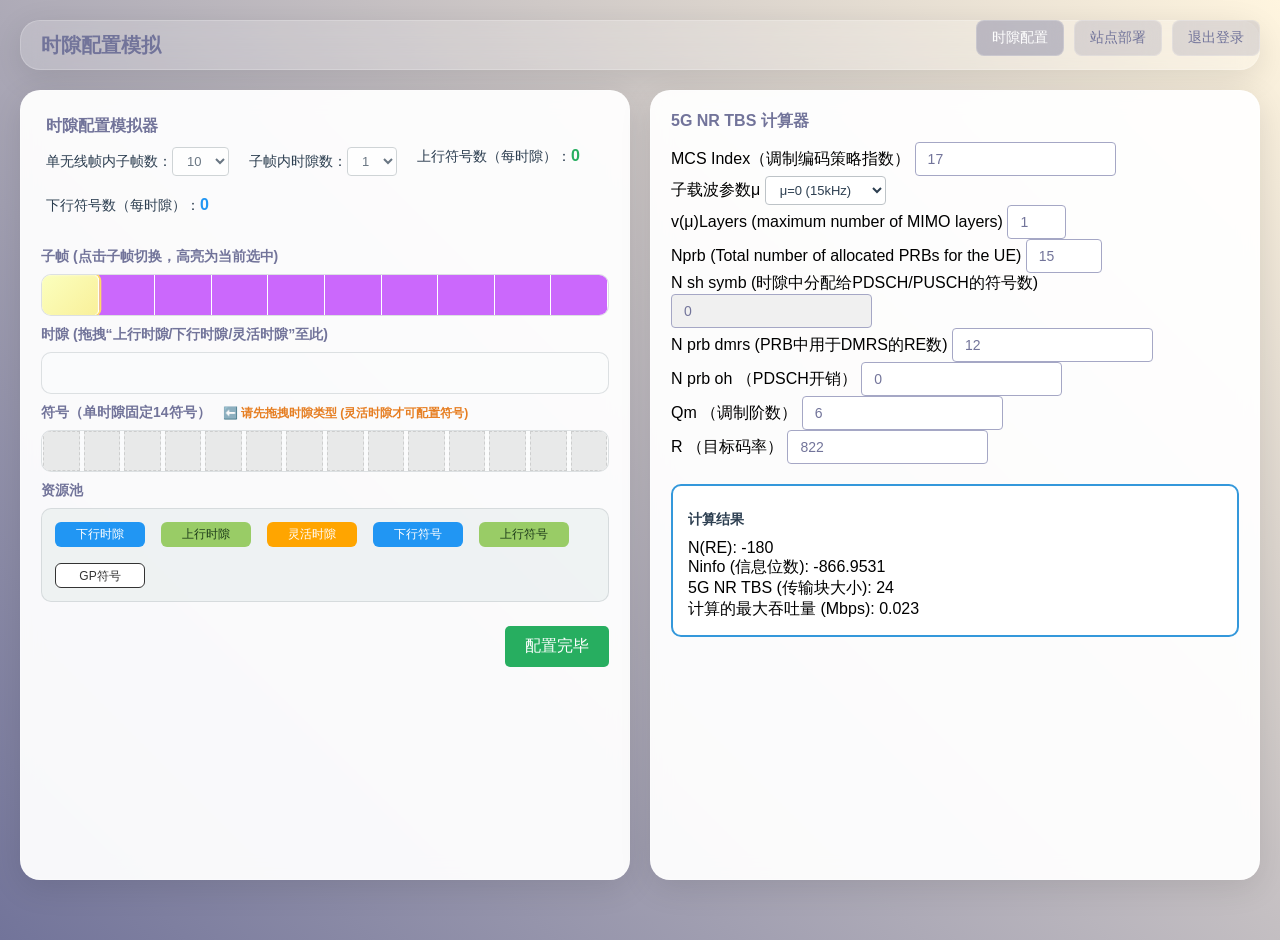
<file: index.html>
<!DOCTYPE html>
<html lang="zh">

<head>
    <meta charset="UTF-8">
    <title>时隙配置模拟 - 智能符号填充与子帧高亮</title>
    <link rel="stylesheet" href="styles/common.css">
    <style>
        /* 全局样式增强 */
        .container {
            display: grid;
            grid-template-columns: 1fr 1fr;
            grid-template-rows: 50px 1fr;
            gap: 20px;
            height: calc(100vh - 40px);
        }

        .title-card {
            grid-column: 1 / -1;
            background: rgba(255, 255, 255, 0.2);
            backdrop-filter: blur(10px);
            border: 1px solid rgba(255, 255, 255, 0.2);
            border-radius: 20px;
            padding: 0 20px;
            box-shadow: 0 8px 32px rgba(0, 0, 0, 0.1);
            color: rgb(255, 255, 255);
            display: flex;
            align-items: center;
        }

        .title-card h1 {
            margin: 0;
            font-size: 20px;
        }

        .main-content {
            background: rgba(255, 255, 255, 0.95);
            backdrop-filter: blur(10px);
            border: 1px solid rgba(255, 255, 255, 0.2);
            border-radius: 20px;
            padding: 20px;
            box-shadow: 0 8px 32px rgba(0, 0, 0, 0.1);
            overflow-y: auto;
        }

        .calculator {
            background: rgba(255, 255, 255, 0.95);
            backdrop-filter: blur(10px);
            border: 1px solid rgba(255, 255, 255, 0.2);
            border-radius: 20px;
            padding: 20px;
            box-shadow: 0 8px 32px rgba(0, 0, 0, 0.1);
        }

        .header {
            color: #2c3e50;
            padding: 5px;
            margin-bottom: 20px;
        }

        .header h2 {
            margin: 0 0 10px 0;
            font-size: 16px;
        }

        .main-content h3 {
            margin: 10px 0 5px 0;
            font-size: 14px;
        }

        .config-area label {
            color: #2c3e50;
            font-size: 14px;
        }

        .config-area {
            display: flex;
            gap: 20px;
            margin-bottom: 8px;
            flex-wrap: wrap;
        }

        select {
            background-color: white;
            border: 1px solid #bdc3c7;
            border-radius: 4px;
            padding: 5px 10px;
            color: #2c3e50;
            font-size: 13px;
        }

        .timeline {
            background: rgba(251, 252, 252, 0.8);
            border: 1px solid rgba(189, 195, 199, 0.5);
            height: 40px;
            margin: 8px 0;
            position: relative;
            display: flex;
            align-items: center;
            padding: 0;
            overflow: hidden;
            border-radius: 10px;
        }

        /* 子帧选中高亮样式 - 满足第二点需求 */
        .subframe-block {
            height: 100%;
            background-color: #cb68fc;
            border-right: 1px solid #fff;
            transition: all 0.2s ease;
            cursor: pointer;
            box-sizing: border-box;
        }

        .subframe-block.selected {
            background: linear-gradient(135deg, #fbffbe, #f9f09a);
            box-shadow: 0 0 0 2px #ffd966, inset 0 1px 2px rgba(255, 255, 255, 0.4);
            transform: scale(1.01);
            border-radius: 6px;
            position: relative;
            z-index: 2;
        }

        .subframe-block:hover {
            filter: brightness(0.95);
            border-left: 2px solid gold;
        }

        .resource-pool {
            background: rgba(236, 240, 241, 0.8);
            border: 1px solid rgba(189, 195, 199, 0.5);
            border-radius: 10px;
            padding: 10px;
            display: flex;
            gap: 10px;
            margin-top: 8px;
            flex-wrap: wrap;
        }

        .block {
            width: 90px;
            height: 25px;
            cursor: move;
            display: inline-block;
            margin: 3px;
            position: relative;
            box-sizing: border-box;
            font-size: 12px;
            line-height: 25px;
            text-align: center;
            border-radius: 6px;
            user-select: none;
        }

        .downlink-time {
            background-color: #2196F3;
            color: white;
        }

        .uplink-time {
            background-color: #99cc66;
            color: #1e3c1a;
        }

        .flexible-time {
            background-color: #ffa500;
            color: white;
        }

        .downlink-symbol {
            background-color: #2196F3;
            color: white;
        }

        .uplink-symbol {
            background-color: #99cc66;
            color: #1e3c1a;
        }

        .gp-symbol {
            background-color: #FFFFFF;
            border: 1px solid #333;
            color: #333;
        }

        .symbol-slot {
            flex: 1;
            height: 100%;
            margin: 0 1px;
            border: 1px dashed #bbb;
            background-color: #f9f9f9;
            display: flex;
            align-items: center;
            justify-content: center;
            position: relative;
            box-sizing: border-box;
            transition: background 0.1s;
        }

        .symbol-slot.drag-over {
            background-color: #e0f0ff;
        }

        .symbol-slot .block {
            width: 100%;
            height: 100%;
            margin: 0;
            display: flex;
            align-items: center;
            justify-content: center;
            cursor: default;
        }

        /* 禁用样式提示 */
        .symbol-slot.disabled-slot {
            background-color: #e2e2e2;
            cursor: not-allowed;
            opacity: 0.7;
        }

        .config-complete-button {
            padding: 10px 20px;
            background-color: #27ae60;
            color: white;
            border: none;
            border-radius: 5px;
            cursor: pointer;
            font-size: 16px;
            transition: background-color 0.3s;
        }

        .config-complete-button:hover {
            background-color: #2ecc71;
        }

        .calculator h2 {
            font-size: 16px;
            margin: 0 0 10px 0;
        }

        .result-panel {
            border: 2px solid #3498db;
            background-color: rgba(255, 255, 255, 0.9);
            border-radius: 10px;
            padding: 15px;
            margin-top: 20px;
        }

        .toast-message {
            position: fixed;
            top: 80px;
            left: 50%;
            transform: translateX(-50%);
            background: rgba(0, 0, 0, 0.8);
            color: #ffd966;
            padding: 10px 20px;
            border-radius: 30px;
            z-index: 2000;
            font-size: 14px;
            pointer-events: none;
        }
    </style>
</head>

<body>
    <div class="nav-buttons">
        <a href="index.html" class="nav-button active">时隙配置</a>
        <a href="deploy.html" class="nav-button">站点部署</a>
        <a href="login.html" class="nav-button">退出登录</a>
    </div>
    <div class="container">
        <div class="title-card">
            <h1>时隙配置模拟</h1>
            <span id="currentStationId" style="margin-left:30px;font-size:16px;color:#2c3e50;"></span>
        </div>

        <div class="main-content">
            <div class="header">
                <h2>时隙配置模拟器</h2>
                <div class="config-area">
                    <div><label>单无线帧内子帧数：</label><select id="subframeCount" disabled>
                            <option value="10" selected>10</option>
                        </select></div>
                    <div><label>子帧内时隙数：</label><select id="slotCount" disabled>
                            <option value="1" selected>1</option>
                        </select></div>
                    <div><label>上行符号数（每时隙）：</label><span id="uplinkSymbolsAuto"
                            style="font-weight:bold;color:#27ae60;">0</span></div>
                    <div><label>下行符号数（每时隙）：</label><span id="downlinkSymbolsAuto"
                            style="font-weight:bold;color:#2196F3;">0</span></div>
                </div>
            </div>

            <div>
                <h3>子帧 (点击子帧切换，高亮为当前选中)</h3>
                <div class="timeline" id="subframe-timeline"></div>

                <h3>时隙 (拖拽“上行时隙/下行时隙/灵活时隙”至此)</h3>
                <div class="timeline" id="slot-timeline" ondrop="dropSlot(event)" ondragover="allowDrop(event)"></div>

                <h3>符号（单时隙固定14符号）<span id="symbolStatusNote"
                        style="font-size:12px; color:#e67e22; margin-left:12px;"></span></h3>
                <div class="timeline" id="symbol-timeline" style="display:flex; gap:2px;"></div>
            </div>

            <h3>资源池</h3>
            <div class="resource-pool">
                <div class="block downlink-time" draggable="true" ondragstart="drag(event)" data-type="downlink-time">
                    下行时隙</div>
                <div class="block uplink-time" draggable="true" ondragstart="drag(event)" data-type="uplink-time">上行时隙
                </div>
                <div class="block flexible-time" draggable="true" ondragstart="drag(event)" data-type="flexible-time">
                    灵活时隙</div>
                <div class="block downlink-symbol" draggable="true" ondragstart="drag(event)"
                    data-type="downlink-symbol">下行符号</div>
                <div class="block uplink-symbol" draggable="true" ondragstart="drag(event)" data-type="uplink-symbol">
                    上行符号</div>
                <div class="block gp-symbol" draggable="true" ondragstart="drag(event)" data-type="gp-symbol">GP符号</div>
            </div>

            <div style="margin-top: 24px; text-align: right;">
                <button id="configCompleteButton" class="config-complete-button" onclick="saveAndReturn()">配置完毕</button>
            </div>
        </div>

        <div class="calculator">
            <h2 class="section-title">5G NR TBS 计算器</h2>

            <div class="input-section">
                <div class="input-group">
                    <label class="input-label">
                        MCS Index（调制编码策略指数）
                        <input type="number" class="input-field" value="17" id="mcs-number">
                    </label>
                </div>

                <div class="input-group">
                    <label class="input-label">
                        子载波参数μ
                        <select class="input-field" id="subcarrier-mu">
                            <option value="0">μ=0 (15kHz)</option>
                            <option value="1">μ=1 (30kHz)</option>
                            <option value="2">μ=2 (60kHz)</option>
                            <option value="3">μ=3 (120kHz)</option>
                            <option value="4">μ=4 (240kHz)</option>
                            <option value="5">μ=5 (480kHz)</option>
                        </select>
                    </label>
                </div>

                <div class="input-group">
                    <label class="input-label">
                        v(μ)Layers (maximum number of MIMO layers)
                        <input type="number" class="input-field" value="1" min="1" max="8" id="mimo-layers">
                    </label>
                </div>

                <div class="input-group">
                    <label class="input-label">
                        Nprb (Total number of allocated PRBs for the UE)
                        <input type="number" class="input-field" value="15" min="1" max="273" id="nprb">
                    </label>
                </div>

                <div class="input-group">
                    <label class="input-label">
                        N sh symb (时隙中分配给PDSCH/PUSCH的符号数)
                        <input type="number" class="input-field" id="scheduled-symbols" readonly
                            style="background:#f0f0f0;">
                    </label>
                </div>

                <div class="input-group">
                    <label class="input-label">
                        N prb dmrs (PRB中用于DMRS的RE数)
                        <input type="number" class="input-field" value="12" min="0" id="dmrs-per-prb">
                    </label>
                </div>

                <div class="input-group">
                    <label class="input-label">
                        N prb oh （PDSCH开销）
                        <input type="number" class="input-field" value="0" min="0" id="overhead">
                    </label>
                </div>

                <div class="input-group">
                    <label class="input-label">
                        Qm （调制阶数）
                        <input type="number" class="input-field" value="6" id="modulation-order">
                    </label>
                </div>

                <div class="input-group">
                    <label class="input-label">
                        R （目标码率）
                        <input type="number" class="input-field" value="438" id="code-rate">
                    </label>
                </div>
                <div class="result-panel"
                    style="border: 2px solid #3498db; background-color: rgba(255, 255, 255, 0.9); border-radius: 10px; padding: 15px; margin-top: 20px;">
                    <h3 style="color: #2c3e50; margin-bottom: 10px;">计算结果</h3>
                    <div class="result-item">
                        N(RE): <span class="result-value" id="nre-result">0</span>
                    </div>
                    <div class="result-item">
                        Ninfo (信息位数): <span class="result-value" id="ninfo-result">0</span>
                    </div>
                    <div class="result-item">
                        5G NR TBS (传输块大小): <span class="result-value" id="tbs-result">0</span>
                    </div>
                    <div class="result-item">
                        计算的最大吞吐量 (Mbps): <span class="result-value" id="throughput-result">0</span>
                    </div>
                </div>
            </div>
        </div>
    </div>

    <script>
        // ---------- 全局数据结构 ----------
        let subframeConfigs = Array(10).fill(null).map(() => ({ slotType: '', symbolConfig: Array(14).fill('') }));
        let currentSubframeIndex = 0;

        // DOM 元素
        const subframeTimeline = document.getElementById('subframe-timeline');
        const slotTimeline = document.getElementById('slot-timeline');
        const symbolTimeline = document.getElementById('symbol-timeline');
        const uplinkSymbolSpan = document.getElementById('uplinkSymbolsAuto');
        const downlinkSymbolSpan = document.getElementById('downlinkSymbolsAuto');
        const symbolStatusNote = document.getElementById('symbolStatusNote');

        // ---------- 辅助函数 ----------
        function allowDrop(e) { e.preventDefault(); }
        function drag(e) { e.dataTransfer.setData("text", e.target.getAttribute('data-type')); }
        function showMessage(msg, isError = false) {
            let div = document.getElementById('dynamicToast');
            if (!div) { div = document.createElement('div'); div.id = 'dynamicToast'; div.className = 'toast-message'; document.body.appendChild(div); }
            div.textContent = msg;
            div.style.backgroundColor = isError ? '#c0392b' : '#2c3e50';
            div.style.opacity = '1';
            setTimeout(() => div.style.opacity = '0', 2200);
        }

        // 获取当前时隙类型 (从时隙时间轴)
        function getCurrentSlotType() {
            const slotBlock = slotTimeline.querySelector('.block');
            if (!slotBlock) return '';
            if (slotBlock.classList.contains('downlink-time')) return 'downlink-time';
            if (slotBlock.classList.contains('uplink-time')) return 'uplink-time';
            if (slotBlock.classList.contains('flexible-time')) return 'flexible-time';
            return '';
        }

        // 更新符号计数 & TBS联动
        function updateSymbolCount() {
            const slots = document.querySelectorAll('#symbol-timeline .symbol-slot');
            let uplink = 0, downlink = 0;
            slots.forEach(slot => {
                const block = slot.querySelector('.block');
                if (block) {
                    if (block.classList.contains('uplink-symbol')) uplink++;
                    if (block.classList.contains('downlink-symbol')) downlink++;
                }
            });
            uplinkSymbolSpan.textContent = uplink;
            downlinkSymbolSpan.textContent = downlink;
            const scheduledInput = document.getElementById('scheduled-symbols');
            if (scheduledInput) { scheduledInput.value = uplink + downlink; updateResults(); }
        }

        // 从DOM读取当前符号配置 (返回长度为14的数组)
        function getCurrentSymbolConfigFromDOM() {
            const slots = document.querySelectorAll('#symbol-timeline .symbol-slot');
            const config = [];
            slots.forEach(slot => {
                const block = slot.querySelector('.block');
                if (!block) config.push('');
                else if (block.classList.contains('downlink-symbol')) config.push('downlink-symbol');
                else if (block.classList.contains('uplink-symbol')) config.push('uplink-symbol');
                else if (block.classList.contains('gp-symbol')) config.push('gp-symbol');
                else config.push('');
            });
            return config;
        }

        // 保存当前子帧配置 (智能处理上下行强制全符号)
        function saveCurrentSubframeConfig() {
            const slotType = getCurrentSlotType();
            let symbolConfig = [];
            if (slotType === 'downlink-time') {
                symbolConfig = Array(14).fill('downlink-symbol');
            } else if (slotType === 'uplink-time') {
                symbolConfig = Array(14).fill('uplink-symbol');
            } else if (slotType === 'flexible-time') {
                symbolConfig = getCurrentSymbolConfigFromDOM();
            } else {
                symbolConfig = Array(14).fill('');
            }
            subframeConfigs[currentSubframeIndex] = { slotType, symbolConfig };
        }

        // 重建符号时间轴 (完全根据配置和可编辑性构建)
        function rebuildSymbolTimeline(symbolConfigArray, editable) {
            symbolTimeline.innerHTML = '';
            for (let i = 0; i < 14; i++) {
                const slotDiv = document.createElement('div');
                slotDiv.className = 'symbol-slot';
                if (!editable) slotDiv.classList.add('disabled-slot');
                slotDiv.setAttribute('data-index', i);
                // 拖拽放置事件: 仅当 editable 且 当前时隙为灵活时隙时允许 (在drop中二次检查)
                slotDiv.addEventListener('dragover', allowDrop);
                slotDiv.addEventListener('drop', (e) => {
                    e.preventDefault();
                    const currentSlotTypeGlobal = getCurrentSlotType();
                    if (!editable || currentSlotTypeGlobal !== 'flexible-time') {
                        showMessage('当前时隙非灵活时隙，无法配置符号！只有灵活时隙允许调整符号', true);
                        return;
                    }
                    const data = e.dataTransfer.getData("text");
                    if (!['downlink-symbol', 'uplink-symbol', 'gp-symbol'].includes(data)) return;
                    // 清空当前槽位并放置新符号
                    slotDiv.innerHTML = '';
                    const symbolDiv = createSymbolBlock(data);
                    slotDiv.appendChild(symbolDiv);
                    // 更新配置存储
                    const newConfig = getCurrentSymbolConfigFromDOM();
                    subframeConfigs[currentSubframeIndex].symbolConfig = newConfig;
                    updateSymbolCount();
                });
                // 根据配置填充内容
                const symbolType = symbolConfigArray[i];
                if (symbolType) {
                    const symbolDiv = createSymbolBlock(symbolType, editable);
                    slotDiv.appendChild(symbolDiv);
                }
                symbolTimeline.appendChild(slotDiv);
            }
            updateSymbolCount();
        }

        // 创建符号块 (右键删除仅当可编辑+灵活时隙)
        function createSymbolBlock(type, isEditableContext = true) {
            const div = document.createElement('div');
            div.className = `block ${type}`;
            if (type === 'downlink-symbol') div.textContent = '下行';
            else if (type === 'uplink-symbol') div.textContent = '上行';
            else if (type === 'gp-symbol') div.textContent = 'GP';
            div.addEventListener('contextmenu', (e) => {
                e.preventDefault();
                const parentSlot = div.parentElement;
                const currentSlotType = getCurrentSlotType();
                if (currentSlotType !== 'flexible-time') {
                    showMessage('非灵活时隙，符号不可删除/修改', true);
                    return;
                }
                if (parentSlot && parentSlot.classList.contains('symbol-slot') && confirm('删除该符号配置？')) {
                    parentSlot.innerHTML = '';
                    const newCfg = getCurrentSymbolConfigFromDOM();
                    subframeConfigs[currentSubframeIndex].symbolConfig = newCfg;
                    updateSymbolCount();
                }
            });
            return div;
        }

        // 加载子帧配置 (完全根据slotType重建UI)
        function loadSubframeConfig(index) {
            const cfg = subframeConfigs[index];
            const slotType = cfg.slotType;
            // 1. 重建时隙区域
            slotTimeline.innerHTML = '';
            if (slotType) {
                const slotBlock = document.createElement('div');
                slotBlock.className = `block ${slotType}`;
                slotBlock.style.width = '100%';
                if (slotType === 'downlink-time') slotBlock.textContent = '下行';
                else if (slotType === 'uplink-time') slotBlock.textContent = '上行';
                else if (slotType === 'flexible-time') slotBlock.textContent = '灵活';
                slotBlock.addEventListener('contextmenu', (e) => {
                    e.preventDefault();
                    if (confirm('删除时隙配置？删除后符号将清空并不可编辑')) {
                        slotTimeline.innerHTML = '';
                        subframeConfigs[currentSubframeIndex] = { slotType: '', symbolConfig: Array(14).fill('') };
                        loadSubframeConfig(currentSubframeIndex);
                    }
                });
                slotTimeline.appendChild(slotBlock);
            }
            // 2. 根据时隙类型决定符号轴构建模式
            let editableFlag = (slotType === 'flexible-time');
            let symbolArray = [];
            if (slotType === 'downlink-time') {
                symbolArray = Array(14).fill('downlink-symbol');
                symbolStatusNote.innerText = '🔒 当前子帧为【下行时隙】, 符号固定全下行，不可编辑';
            } else if (slotType === 'uplink-time') {
                symbolArray = Array(14).fill('uplink-symbol');
                symbolStatusNote.innerText = '🔒 当前子帧为【上行时隙】, 符号固定全上行，不可编辑';
            } else if (slotType === 'flexible-time') {
                symbolArray = cfg.symbolConfig && cfg.symbolConfig.length === 14 ? cfg.symbolConfig : Array(14).fill('');
                symbolStatusNote.innerText = '✏️ 灵活时隙，可拖拽符号自由配置 (右键删除符号)';
            } else {
                symbolArray = Array(14).fill('');
                symbolStatusNote.innerText = '⬅️ 请先拖拽时隙类型 (灵活时隙才可配置符号)';
                editableFlag = false;
            }
            rebuildSymbolTimeline(symbolArray, editableFlag);
        }

        // 保存当前再加载新子帧 (切换时调用)
        function selectSubframe(index) {
            if (currentSubframeIndex === index && subframeTimeline.querySelector('.subframe-block.selected')) return;
            saveCurrentSubframeConfig();         // 保存旧子帧配置
            currentSubframeIndex = index;
            // 更新子帧高亮样式
            const allSubBlocks = document.querySelectorAll('#subframe-timeline .subframe-block');
            allSubBlocks.forEach((block, idx) => {
                if (idx === index) block.classList.add('selected');
                else block.classList.remove('selected');
            });
            loadSubframeConfig(index);
        }

        // 初始化子帧时间轴
        function updateTimelines() {
            const subframeCount = 10;
            subframeTimeline.innerHTML = '';
            for (let i = 0; i < subframeCount; i++) {
                const block = document.createElement('div');
                block.className = 'subframe-block';
                block.style.width = `${100 / subframeCount}%`;
                block.style.height = '100%';
                block.style.float = 'left';
                block.setAttribute('data-subframe-index', i);
                block.addEventListener('click', (function (idx) { return function () { selectSubframe(idx); }; })(i));
                subframeTimeline.appendChild(block);
            }
            // 加载第0个子帧
            selectSubframe(0);
        }

        // 拖拽时隙到 slot-timeline 核心（智能填充或置空符号）
        window.dropSlot = function (ev) {
            ev.preventDefault();
            const data = ev.dataTransfer.getData("text");
            const targetTimeline = ev.target.closest('.timeline');
            if (!targetTimeline || targetTimeline.id !== 'slot-timeline') return;
            const allowedSlotTypes = ['downlink-time', 'uplink-time', 'flexible-time'];
            if (!allowedSlotTypes.includes(data)) {
                showMessage('请拖拽“下行时隙/上行时隙/灵活时隙”至时隙区域', true);
                return;
            }
            // 保存当前配置
            saveCurrentSubframeConfig();
            const newSlotType = data;
            // 更新当前子帧的时隙类型
            subframeConfigs[currentSubframeIndex].slotType = newSlotType;
            // 如果是下行/上行时隙：自动填充全符号配置
            if (newSlotType === 'downlink-time') {
                subframeConfigs[currentSubframeIndex].symbolConfig = Array(14).fill('downlink-symbol');
                showMessage('下行时隙已部署，符号时间轴自动填充全下行符号（不可修改）');
            } else if (newSlotType === 'uplink-time') {
                subframeConfigs[currentSubframeIndex].symbolConfig = Array(14).fill('uplink-symbol');
                showMessage('上行时隙已部署，符号时间轴自动填充全上行符号（不可修改）');
            } else if (newSlotType === 'flexible-time') {
                // 灵活时隙: 保留原有符号配置（若无则全部清空待配置）
                const existingCfg = subframeConfigs[currentSubframeIndex].symbolConfig;
                if (!existingCfg || existingCfg.every(s => s === '')) {
                    subframeConfigs[currentSubframeIndex].symbolConfig = Array(14).fill('');
                }
                showMessage('灵活时隙已部署，可自由拖拽符号进行配置');
            }
            // 重新加载当前子帧刷新UI
            loadSubframeConfig(currentSubframeIndex);
        };

        // ------------- TBS计算逻辑 -------------
        function updateResults() {
            const mcsIndex = parseInt(document.getElementById('mcs-number').value);
            const subcarrierMu = parseInt(document.getElementById('subcarrier-mu').value);
            const nprb = parseInt(document.getElementById('nprb').value);
            const scheduledSymbols = parseInt(document.getElementById('scheduled-symbols').value) || 0;
            const dmrsPerPrb = parseInt(document.getElementById('dmrs-per-prb').value);
            const overhead = parseInt(document.getElementById('overhead').value);
            const mimolayers = parseInt(document.getElementById('mimo-layers').value);
            const mcsTable = [{ Qm: 2, R: 120 }, { Qm: 2, R: 193 }, { Qm: 2, R: 308 }, { Qm: 2, R: 449 }, { Qm: 2, R: 602 }, { Qm: 2, R: 378 }, { Qm: 2, R: 490 }, { Qm: 2, R: 616 }, { Qm: 2, R: 466 }, { Qm: 2, R: 567 }, { Qm: 4, R: 438 }, { Qm: 4, R: 466 }, { Qm: 4, R: 567 }, { Qm: 4, R: 616 }, { Qm: 6, R: 666 }, { Qm: 6, R: 719 }, { Qm: 6, R: 772 }, { Qm: 6, R: 822 }, { Qm: 6, R: 873 }, { Qm: 6, R: 910 }, { Qm: 8, R: 948 }];
            let Qm = 6, R = 438;
            if (mcsIndex >= 0 && mcsIndex < mcsTable.length) { Qm = mcsTable[mcsIndex].Qm; R = mcsTable[mcsIndex].R; }
            document.getElementById('modulation-order').value = Qm;
            document.getElementById('code-rate').value = R;
            const nRE1 = scheduledSymbols * 12 - overhead - dmrsPerPrb;
            const nRE = Math.min(156, nRE1) * nprb;
            document.getElementById('nre-result').textContent = nRE;
            const ninfo = nRE * (R / 1024) * Qm;
            document.getElementById('ninfo-result').textContent = ninfo.toFixed(4);
            let tbs;
            if (ninfo <= 3824) {
                const n = Math.max(3, Math.floor(Math.log2(ninfo) - 6));
                const ninfo1 = Math.max(24, Math.pow(2, n) * Math.floor(ninfo / Math.pow(2, n)));
                const tbs_table = [24, 32, 40, 48, 56, 64, 72, 80, 88, 96, 104, 112, 120, 128, 136, 144, 152, 160, 168, 176, 184, 192, 208, 240, 256, 272, 280, 304, 320, 336, 352, 368, 384, 408, 432, 456, 480, 504, 528, 552, 576, 608, 640, 672, 704, 736, 768, 808, 848, 928, 984, 1032, 1064, 1128, 1160, 1192, 1224, 1256, 1288, 1320, 1352, 1416, 1480, 1544, 1608, 1672, 1736, 1800, 1864, 1928, 2024, 2088, 2152, 2216, 2280, 2408, 2472, 2536, 2600, 2664, 2728, 2792, 2856, 2976, 3104, 3240, 3368, 3496, 3624, 3752, 3824];
                tbs = 24;
                for (let val of tbs_table) { if (ninfo1 >= val) tbs = val; else break; }
            } else {
                const n = Math.floor(Math.log2(ninfo - 24)) - 5;
                const ninfo1 = Math.max(3824, Math.pow(2, n) * Math.round((ninfo - 24) / Math.pow(2, n)));
                if (R <= 256) { const C = Math.floor((ninfo + 24) / 3816); tbs = 8 * C * Math.ceil((ninfo + 24) / (8 * C)); }
                else { if (ninfo > 8424) { const C = Math.floor((ninfo + 24) / 8424); tbs = 8 * C * Math.ceil((ninfo + 24) / (8 * C)); } else { tbs = 8 * Math.ceil((ninfo + 24) / 8) - 24; } }
            }
            document.getElementById('tbs-result').textContent = tbs;
            const throughput = mimolayers * Math.pow(2, subcarrierMu) * tbs * 1000 / 1024 / 1024;
            document.getElementById('throughput-result').textContent = throughput.toFixed(3);
        }

        // 保存整体配置到localStorage
        function saveAndReturn() {
            saveCurrentSubframeConfig();
            const selectedStationId = localStorage.getItem('selectedStationId');
            if (!selectedStationId) { alert('未找到选中的基站！'); return; }
            const uplinkSymbols = parseInt(uplinkSymbolSpan.textContent);
            const downlinkSymbols = parseInt(downlinkSymbolSpan.textContent);
            const subframeCount = 10;
            const slotCount = 1;
            // 收集所有子帧的时隙配置 (简化只存储每个子帧的类型)
            const slotConfigPerSubframe = subframeConfigs.map(cfg => {
                if (cfg.slotType === 'downlink-time') return 'downlink';
                if (cfg.slotType === 'uplink-time') return 'uplink';
                if (cfg.slotType === 'flexible-time') return 'flexible';
                return '';
            });
            const symbolConfigPerSubframe = subframeConfigs.map(cfg => cfg.symbolConfig);
            try {
                let stationsConfig = JSON.parse(localStorage.getItem('stationsConfig') || '[]');
                const stationIndex = stationsConfig.findIndex(s => s.id === selectedStationId);
                // 合并原有基站的所有字段，避免丢失 position/antennaConfig 等
                let oldStation = stationIndex !== -1 ? stationsConfig[stationIndex] : {};
                // 如果 position 字段缺失，尝试补全
                if (!oldStation.position) {
                    // 尝试从 localStorage 其他基站数据中查找
                    const backup = stationsConfig.find(s => s.id === selectedStationId && s.position);
                    if (backup && backup.position) {
                        oldStation.position = backup.position;
                    }
                }
                // 如果还没有 position，给个默认值，防止渲染报错
                if (!oldStation.position) {
                    oldStation.position = { x: 0, y: 0 };
                }
                const newStationData = {
                    ...oldStation,
                    id: selectedStationId,
                    symbolRatio: { uplink: uplinkSymbols, downlink: downlinkSymbols },
                    subframeCount, slotCount,
                    slotConfig: slotConfigPerSubframe,
                    symbolConfig: symbolConfigPerSubframe,
                    lastUpdated: new Date().toISOString()
                };
                if (stationIndex !== -1) stationsConfig[stationIndex] = newStationData;
                else stationsConfig.push(newStationData);
                localStorage.setItem('stationsConfig', JSON.stringify(stationsConfig));
                showMessage('配置已保存，即将跳转部署页面');
                setTimeout(() => window.location.replace('./deploy.html'), 500);
            } catch (e) { alert('保存失败'); }
        }

        // 监听输入框的变化
        function bindCalcEvents() {
            document.querySelectorAll('.input-field, select, #scheduled-symbols').forEach(el => {
                if (el.id !== 'scheduled-symbols') el.addEventListener('input', updateResults);
                else el.addEventListener('change', updateResults);
            });
        }

        /**
         * deploy.html 中隐藏 iframe 调用：根据 requestKey 读取计算请求，用当前 TBS 公式算出可达速率并写回 calculationResult。
         * 请求格式见 deploy.html：{ requestId, status, symbolCount, sinr }
         */
        function fulfillThroughputCalculationRequest(requestKey) {
            try {
                const raw = localStorage.getItem(requestKey);
                if (!raw) {
                    localStorage.setItem('calculationResult', JSON.stringify({ status: 'error', message: '缺少计算请求数据' }));
                    return;
                }
                const req = JSON.parse(raw);
                if (!req.requestId) {
                    localStorage.setItem('calculationResult', JSON.stringify({ status: 'error', message: '缺少 requestId' }));
                    return;
                }
                const sym = Math.max(0, parseInt(req.symbolCount, 10) || 0);
                const sched = document.getElementById('scheduled-symbols');
                if (sched) sched.value = String(sym);
                updateResults();
                const tp = parseFloat(document.getElementById('throughput-result').textContent);
                localStorage.setItem('calculationResult', JSON.stringify({
                    requestId: req.requestId,
                    status: 'completed',
                    achievableRate: Number.isFinite(tp) ? tp : 0
                }));
            } catch (e) {
                localStorage.setItem('calculationResult', JSON.stringify({ status: 'error', message: String(e && e.message ? e.message : e) }));
            }
        }

        // 页面启动
        document.addEventListener('DOMContentLoaded', () => {
            const params = new URLSearchParams(window.location.search);
            if (params.get('mode') === 'calculate' && params.get('requestKey')) {
                fulfillThroughputCalculationRequest(params.get('requestKey'));
                return;
            }

            updateTimelines();
            bindCalcEvents();
            updateResults();
            const stationId = localStorage.getItem('selectedStationId');
            if (stationId) document.getElementById('currentStationId').innerText = '当前配置基站ID：' + stationId;
           
            const savedConfigRaw = localStorage.getItem('stationsConfig');
            if (savedConfigRaw && stationId) {
                const all = JSON.parse(savedConfigRaw);
                const myConf = all.find(s => s.id === stationId);
                if (myConf && myConf.slotConfig && myConf.slotConfig.length === 10) {
                    for (let i = 0; i < 10; i++) {
                        let slotTypeMap = '';
                        if (myConf.slotConfig[i] === 'downlink') slotTypeMap = 'downlink-time';
                        else if (myConf.slotConfig[i] === 'uplink') slotTypeMap = 'uplink-time';
                        else if (myConf.slotConfig[i] === 'flexible') slotTypeMap = 'flexible-time';
                        let symCfg = (myConf.symbolConfig && myConf.symbolConfig[i]) ? myConf.symbolConfig[i] : Array(14).fill('');
                        subframeConfigs[i] = { slotType: slotTypeMap, symbolConfig: symCfg };
                    }
                    selectSubframe(currentSubframeIndex);
                }
            }
        });
    </script>
</body>

</html>
</file>
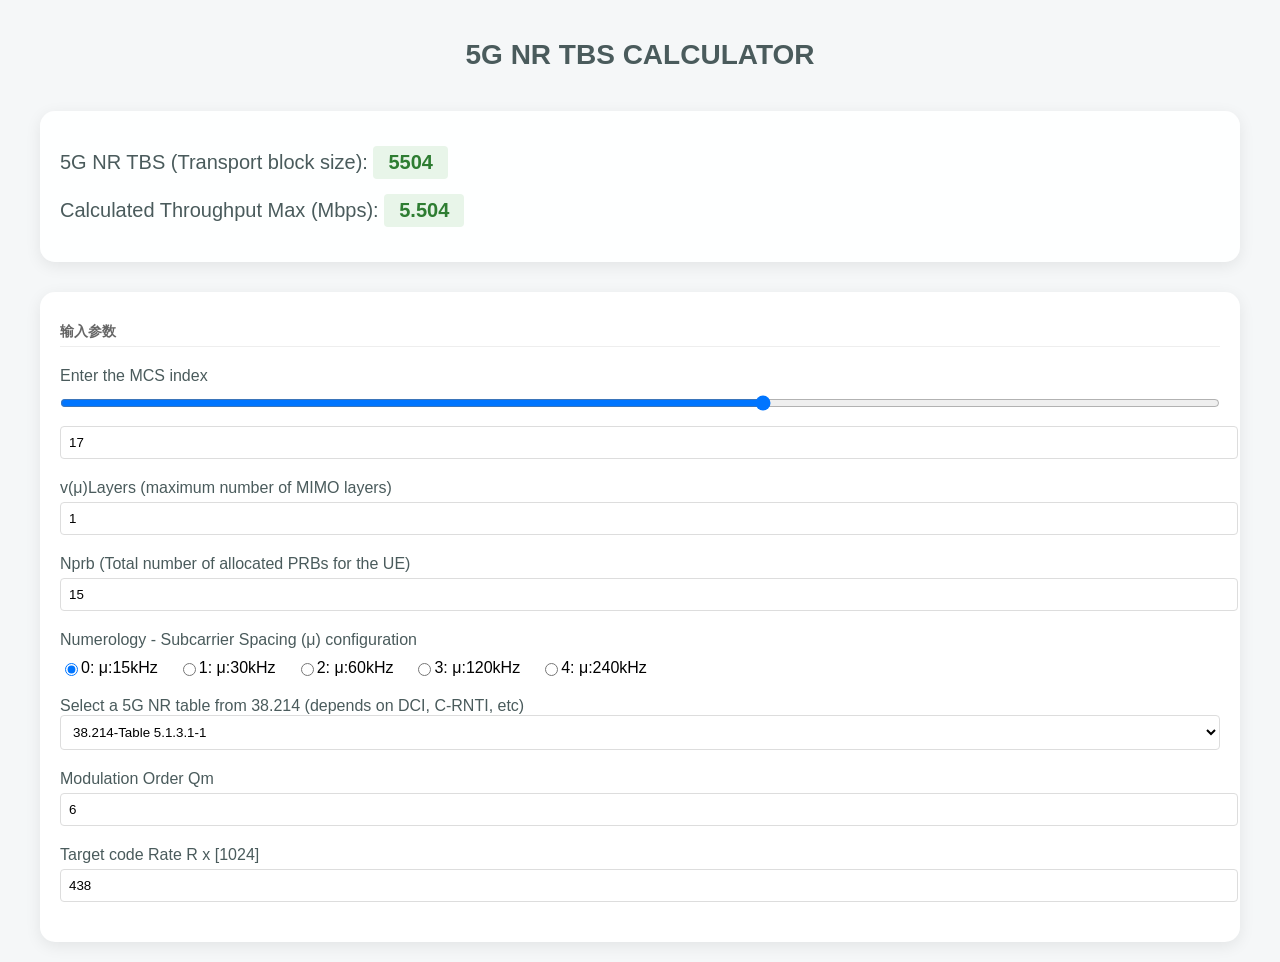
<file: calculator.html>
<!DOCTYPE html>
<html lang="zh">
<head>
    <meta charset="UTF-8">
    <title>5G NR TBS 计算器</title>
    <style>
        body {
            font-family: Arial, sans-serif;
            max-width: 1200px;
            margin: 0 auto;
            padding: 20px;
            background: #f5f7f8;
        }

        .title {
            text-align: center;
            color: #4A5B5C;
            font-size: 28px;
            margin-bottom: 40px;
        }

        .result-panel {
            background: rgba(255, 255, 255, 0.95);
            border-radius: 15px;
            padding: 20px;
            margin-bottom: 30px;
            box-shadow: 0 4px 16px rgba(0, 0, 0, 0.08);
        }

        .result-item {
            font-size: 20px;
            color: #4A5B5C;
            margin: 15px 0;
        }

        .result-value {
            display: inline-block;
            background: #e8f5e9;
            padding: 5px 15px;
            border-radius: 4px;
            color: #2e7d32;
            font-weight: bold;
        }

        .input-section {
            background: white;
            border-radius: 15px;
            padding: 20px;
            margin-top: 20px;
            box-shadow: 0 4px 16px rgba(0, 0, 0, 0.08);
        }

        .input-group {
            margin: 20px 0;
        }

        .input-label {
            display: block;
            margin-bottom: 10px;
            color: #4A5B5C;
        }

        .input-field {
            width: 100%;
            padding: 8px;
            border: 1px solid #ddd;
            border-radius: 4px;
            margin-top: 5px;
        }

        .radio-group {
            display: flex;
            gap: 20px;
            margin-top: 10px;
        }

        .radio-option {
            display: flex;
            align-items: center;
        }

        input[type="range"] {
            width: 100%;
            margin: 10px 0;
        }

        select {
            width: 100%;
            padding: 8px;
            border: 1px solid #ddd;
            border-radius: 4px;
            background: white;
        }

        .section-title {
            color: #666;
            font-size: 14px;
            text-transform: uppercase;
            margin-bottom: 20px;
            border-bottom: 1px solid #eee;
            padding-bottom: 5px;
        }
    </style>
</head>
<body>
    <h1 class="title">5G NR TBS CALCULATOR</h1>

    <div class="result-panel">
        <div class="result-item">
            5G NR TBS (Transport block size): <span class="result-value" id="tbs-result">5504</span>
        </div>
        <div class="result-item">
            Calculated Throughput Max (Mbps): <span class="result-value" id="throughput-result">5.504</span>
        </div>
    </div>

    <div class="input-section">
        <h2 class="section-title">输入参数</h2>
        
        <div class="input-group">
            <label class="input-label">
                Enter the MCS index
                <input type="range" min="0" max="28" value="17" id="mcs-index">
                <input type="number" class="input-field" value="17" id="mcs-number">
            </label>
        </div>

        <div class="input-group">
            <label class="input-label">
                v(μ)Layers (maximum number of MIMO layers)
                <input type="number" class="input-field" value="1" min="1" max="8" id="mimo-layers">
            </label>
        </div>

        <div class="input-group">
            <label class="input-label">
                Nprb (Total number of allocated PRBs for the UE)
                <input type="number" class="input-field" value="15" min="1" max="273" id="nprb">
            </label>
        </div>

        <div class="input-group">
            <label class="input-label">Numerology - Subcarrier Spacing (μ) configuration</label>
            <div class="radio-group">
                <label class="radio-option">
                    <input type="radio" name="subcarrier" value="0" checked> 0: μ:15kHz
                </label>
                <label class="radio-option">
                    <input type="radio" name="subcarrier" value="1"> 1: μ:30kHz
                </label>
                <label class="radio-option">
                    <input type="radio" name="subcarrier" value="2"> 2: μ:60kHz
                </label>
                <label class="radio-option">
                    <input type="radio" name="subcarrier" value="3"> 3: μ:120kHz
                </label>
                <label class="radio-option">
                    <input type="radio" name="subcarrier" value="4"> 4: μ:240kHz
                </label>
            </div>
        </div>

        <div class="input-group">
            <label class="input-label">
                Select a 5G NR table from 38.214 (depends on DCI, C-RNTI, etc)
                <select id="nr-table">
                    <option value="5.1.3.1-1">38.214-Table 5.1.3.1-1</option>
                </select>
            </label>
        </div>

        <div class="input-group">
            <label class="input-label">
                Modulation Order Qm
                <input type="number" class="input-field" value="6" id="modulation-order" readonly>
            </label>
        </div>

        <div class="input-group">
            <label class="input-label">
                Target code Rate R x [1024]
                <input type="number" class="input-field" value="438" id="code-rate" readonly>
            </label>
        </div>
    </div>

    <script>
        // MCS滑块和输入框同步
        const mcsSlider = document.getElementById('mcs-index');
        const mcsNumber = document.getElementById('mcs-number');

        mcsSlider.addEventListener('input', function() {
            mcsNumber.value = this.value;
            updateResults();
        });

        mcsNumber.addEventListener('input', function() {
            mcsSlider.value = this.value;
            updateResults();
        });

        // 其他输入框变化时更新结果
        document.querySelectorAll('input, select').forEach(input => {
            input.addEventListener('change', updateResults);
        });

        function updateResults() {
            // 这里添加TBS计算公式
            // 临时使用固定值作为示例
            document.getElementById('tbs-result').textContent = '5504';
            document.getElementById('throughput-result').textContent = '5.504';
        }
    </script>
</body>
</html>
</file>
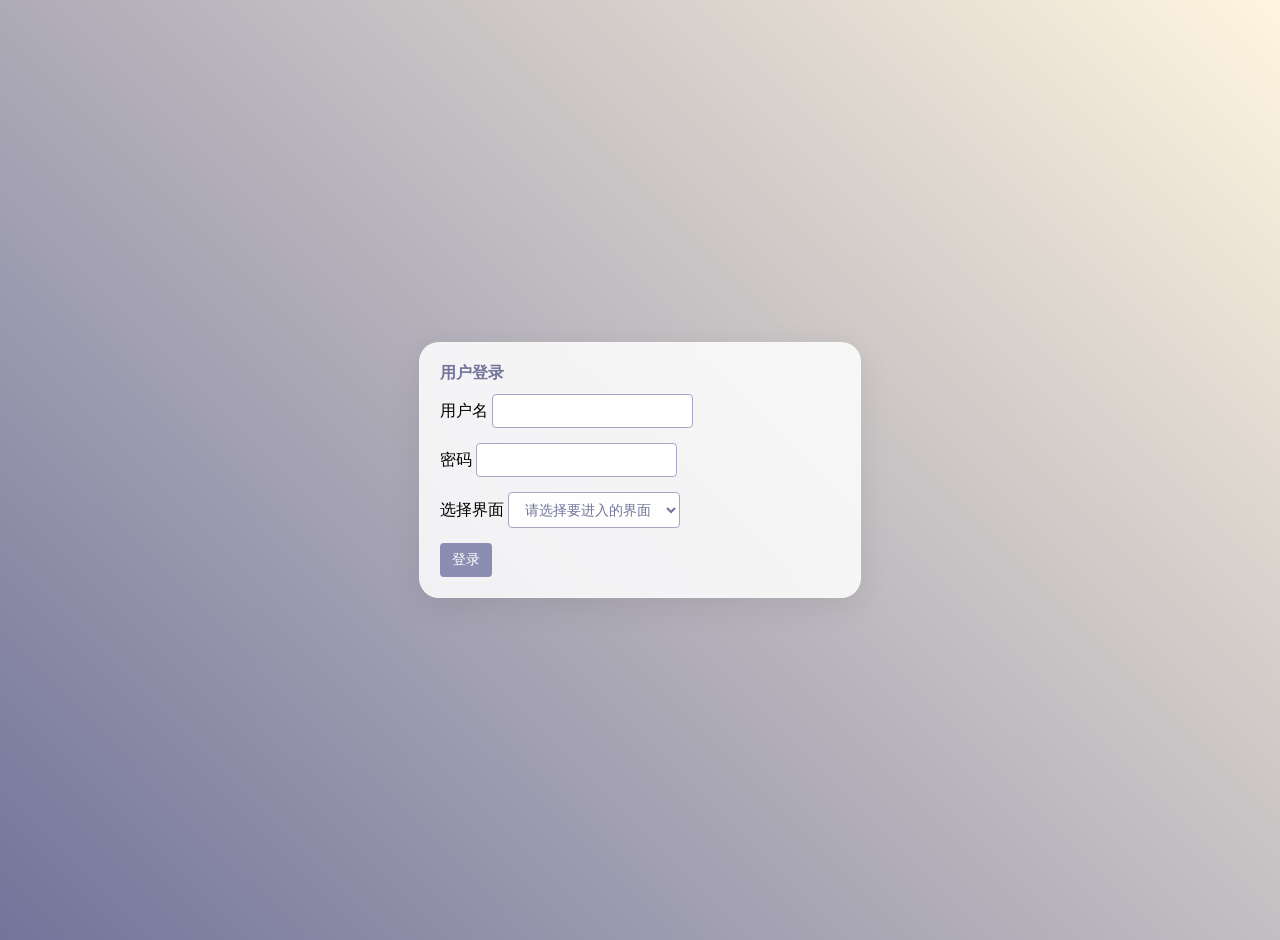
<file: login.html>
<!DOCTYPE html>
<html lang="zh">
<head>
    <meta charset="UTF-8">
    <title>登录</title>
    <link rel="stylesheet" href="styles/common.css">
    <style>
        .container {
            display: flex;
            justify-content: center;
            align-items: center;
            min-height: 100vh;
        }
        
        .login-card {
            width: 400px;
        }
        
        .form-group {
            margin-bottom: 15px;
        }
        
        /* 这里添加特定于login页面的样式 */
    </style>
</head>
<body>
    <div class="container">
        <div class="glass-card login-card">
            <h2>用户登录</h2>
            <form id="loginForm" onsubmit="return handleLogin(event)">
                <div class="form-group">
                    <label for="username">用户名</label>
                    <input type="text" id="username" name="username" required>
                </div>
                <div class="form-group">
                    <label for="password">密码</label>
                    <input type="password" id="password" name="password" required>
                </div>
                <div class="form-group">
                    <label for="interface">选择界面</label>
                    <select id="interface" name="interface" required>
                        <option value="">请选择要进入的界面</option>
                        <option value="timeslot">时隙配置界面</option>
                        <option value="deploy">NB-IoT站点部署</option>
                        <option value="other2">其他界面2</option>
                    </select>
                </div>
                <button type="submit" class="login-button">登录</button>
            </form>
            <div id="errorMessage" class="error-message">用户名或密码错误</div>
        </div>
    </div>

    <script>
        function handleLogin(event) {
            event.preventDefault();
            
            const username = document.getElementById('username').value;
            const password = document.getElementById('password').value;
            const interface = document.getElementById('interface').value;
            
            // 这里可以添加实际的用户名和密码验证逻辑
            if (username === "admin" && password === "123456") {
                // 根据选择的界面进行跳转
                switch(interface) {
                    case 'timeslot':
                        window.location.href = 'index.html';
                        break;
                    case 'deploy':
                        window.location.href = 'deploy.html';
                        break;
                    case 'other1':
                        // 跳转到其他界面1
                        alert('跳转到其他界面1');
                        break;
                    case 'other2':
                        // 跳转到其他界面2
                        alert('跳转到其他界面2');
                        break;
                    default:
                        alert('请选择要进入的界面');
                        return false;
                }
            } else {
                document.getElementById('errorMessage').style.display = 'block';
                return false;
            }
        }
    </script>
</body>
</html>
</file>
<file: styles/common.css>
/* 全局样式 */
body {
    margin: 0;
    min-height: 100vh;
    /* 统一背景样式 - 紫灰米黄渐变 */
    background: linear-gradient(45deg, 
        #72749A, /* 深紫灰 */
        #FFF5DF  /* 浅米黄 */
    );
    font-family: Arial, sans-serif;
    padding: 20px;
}

/* 玻璃态卡片基础样式 */
.glass-card {
    background: rgba(255, 255, 255, 0.85);
    backdrop-filter: blur(10px);
    border: 1px solid rgba(255, 255, 255, 0.2);
    border-radius: 20px;
    padding: 20px;
    box-shadow: 0 8px 32px rgba(0, 0, 0, 0.08);
}

/* 标题卡片样式 */
.title-card {
    background: rgba(114, 116, 154, 0.3); /* 深紫灰 透明度 */
    backdrop-filter: blur(10px);
    border: 1px solid rgba(255, 255, 255, 0.2);
    border-radius: 20px;
    padding: 0 20px;
    box-shadow: 0 8px 32px rgba(0, 0, 0, 0.08);
    color: #72749A; /* 深紫灰 */
    display: flex;
    align-items: center;
}

.title-card h1 {
    margin: 0;
    font-size: 20px;
    color: #72749A; /* 深紫灰 */
}

/* 表单元素样式 */
input, select, button {
    background-color: rgba(255, 255, 255, 0.9);
    border: 1px solid #A5A7C5; /* 中紫灰 */
    border-radius: 4px;
    padding: 8px 12px;
    color: #72749A; /* 深紫灰 */
    font-size: 14px;
}

input:focus, select:focus {
    outline: none;
    border-color: #8B8DB2; /* 暗紫灰 */
}

button {
    background-color: #8B8DB2; /* 暗紫灰 */
    color: white;
    border: none;
    cursor: pointer;
    transition: background-color 0.3s;
}

button:hover {
    background-color: #72749A; /* 深紫灰 */
}

/* 标题样式 */
h1, h2, h3 {
    color: #72749A; /* 深紫灰 */
}

h2 {
    font-size: 16px;
    margin: 0 0 10px 0;
}

h3 {
    font-size: 14px;
    margin: 10px 0 5px 0;
}

/* 错误信息样式 */
.error-message {
    color: #E6836B; /* 暖橙红 */
    margin-top: 10px;
    text-align: center;
    display: none;
}

/* 导航按钮容器 */
.nav-buttons {
    position: fixed;
    top: 20px;
    right: 20px;
    display: flex;
    gap: 10px;
    z-index: 1000;
}

/* 导航按钮样式 */
.nav-button {
    background: rgba(114, 116, 154, 0.2);
    backdrop-filter: blur(10px);
    border: 1px solid rgba(255, 255, 255, 0.2);
    border-radius: 8px;
    padding: 8px 15px;
    color: #72749A;
    text-decoration: none;
    font-size: 14px;
    transition: all 0.3s ease;
}

.nav-button:hover {
    background: rgba(114, 116, 154, 0.3);
    transform: translateY(-1px);
    box-shadow: 0 2px 8px rgba(0, 0, 0, 0.1);
}

.nav-button.active {
    background: rgba(114, 116, 154, 0.4);
    color: white;
}

/* 顶部导航区域样式 */
.top-nav-area {
    position: fixed;
    top: 0;
    left: 0;
    right: 0;
    padding: 20px;
    display: flex;
    justify-content: space-between;
    align-items: center;
    z-index: 1000;
    background: rgba(255, 255, 255, 0.8);
    backdrop-filter: blur(10px);
    box-shadow: 0 2px 10px rgba(0, 0, 0, 0.05);
}

/* 左侧标题和功能按钮组 */
.left-nav-group {
    display: flex;
    gap: 20px;
    align-items: center;
}

.page-title {
    color: #72749A;
    font-size: 14px;
    white-space: nowrap;
}

.function-buttons {
    display: flex;
    gap: 10px;
}

/* 右侧导航按钮组 - 移动现有的nav-buttons样式 */
.nav-buttons {
    display: flex;
    gap: 10px;
}
</file>
